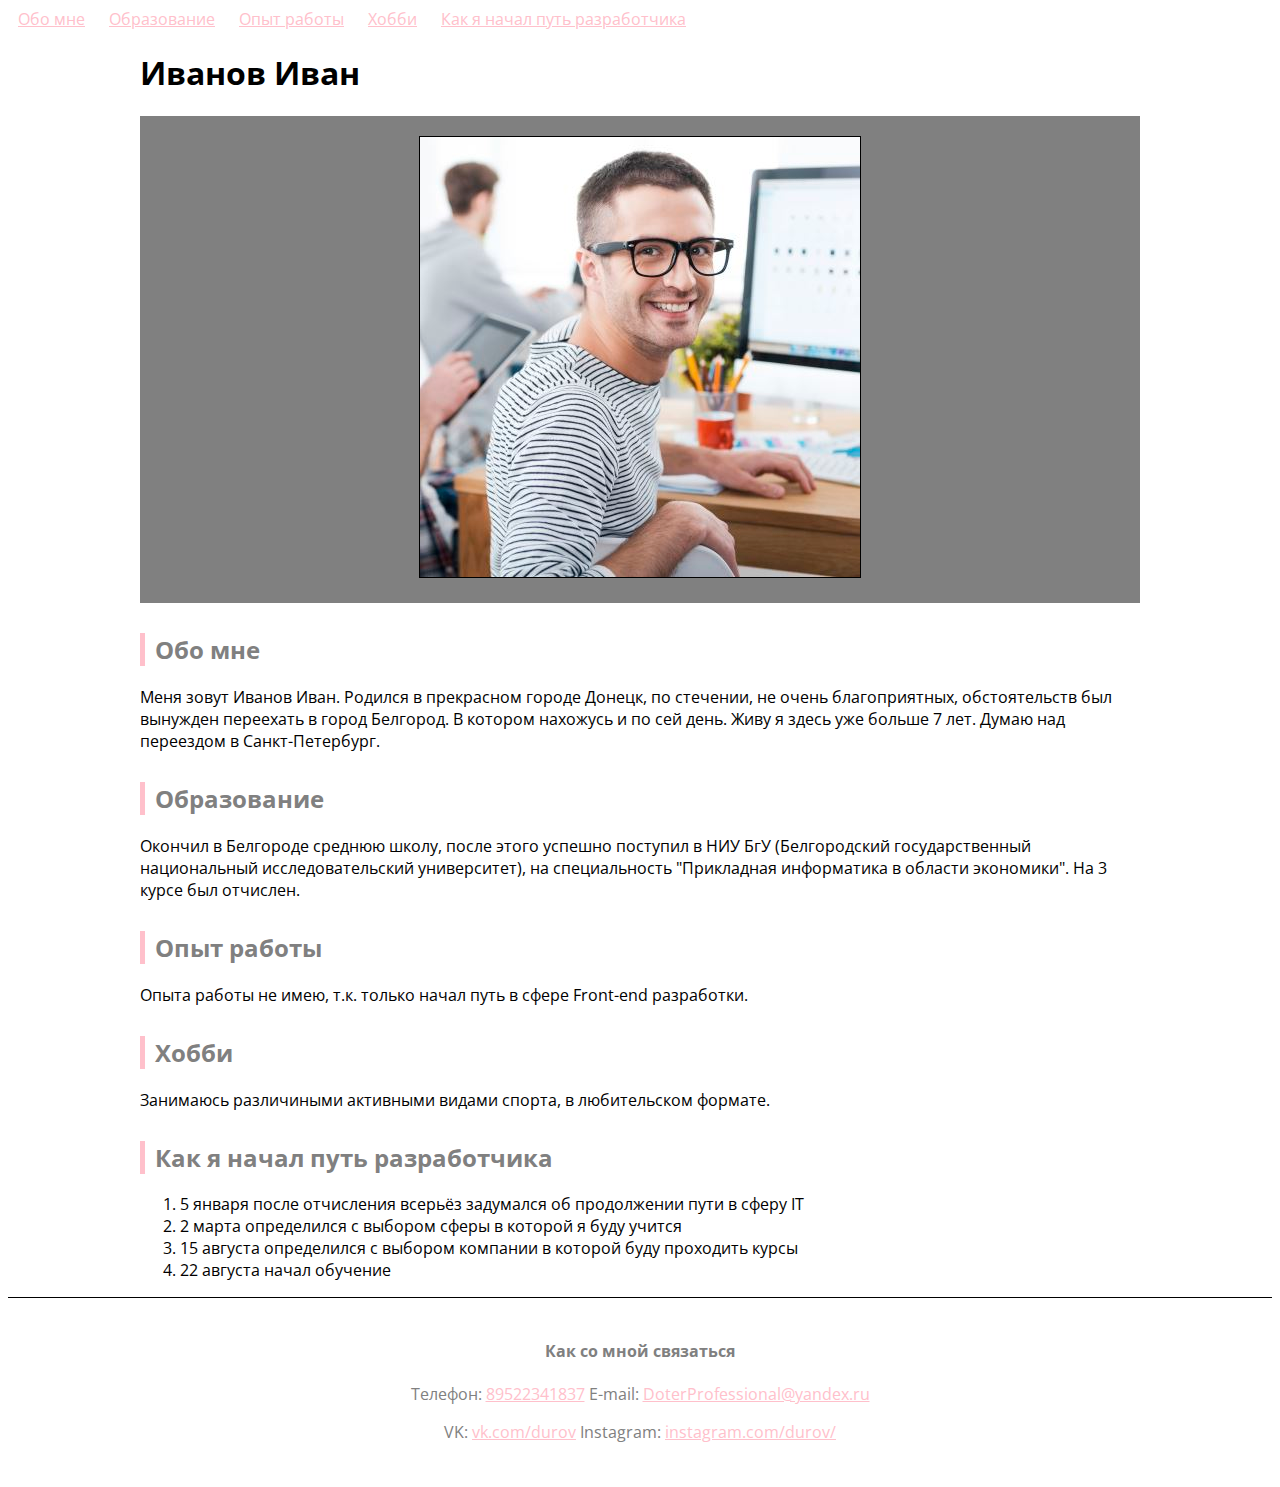
<file: сайт-визитка/pages/index.html>
<!DOCTYPE html>
<html>
<head>
    <meta charset="utf-8">
    <title>Рассказ обо мне</title>
    <link rel="preconnect" href="https://fonts.googleapis.com"> <link rel="preconnect" href="https://fonts.gstatic.com" crossorigin> <link href="https://fonts.googleapis.com/css2?family=Open+Sans:ital,wght@0,400;0,700;1,400&display=swap" rel="stylesheet">
    <link rel="stylesheet" href="..//css/styles.css">
</head>
<body class="text-wrapper">
    <header class="header">
        <a href="#about" class="header-links link">Обо мне</a>
        <a href="#education " class="header-links link">Образование</a>
        <a href="#expirence" class="header-links link">Опыт работы</a>
        <a href="#hobby"class="header-links link">Хобби</a>
        <a href="#howistart"class="header-links link">Как я начал путь разработчика</a>

    </header>
    <main class="main">
        <h1 class="title">Иванов Иван</h1>
        <div class="img-wrapper">
        <img src="../images/photo.jpg" class="img" alt="Фотография меня" width="440" height="440">
        </div>
        <h2 id="about" class="subtitle">Обо мне</h2>
        <p>
            Меня зовут Иванов Иван. Родился в прекрасном городе Донецк, по стечении, не очень благоприятных, обстоятельств был вынужден переехать в город Белгород.
             В котором нахожусь и по сей день. Живу я здесь уже больше 7 лет. Думаю над переездом в Санкт-Петербург.
        </p>
        <h2 class="subtitle" id="education">Образование</h2>
        <p>
            Окончил в Белгороде среднюю школу, после этого успешно поступил в НИУ БгУ (Белгородский государственный национальный исследовательский университет), 
            на специальность "Прикладная информатика в области экономики". На 3 курсе был отчислен.
        </p>
        <h2 class="subtitle" id="expirence">Опыт работы</h2>
        <p>
            Опыта работы не имею, т.к. только начал путь в сфере Front-end разработки.
        </p>
        <h2 class="subtitle" id="hobby"> Хобби</h2>
        <p>
            Занимаюсь различиными активными видами спорта, в любительском формате.
        </p>
        <h2 class="subtitle" id="howistart">Как я начал путь разработчика</h2>
        <p>
            <ol>
                <li>5 января после отчисления всерьёз задумался об продолжении пути в сферу IT</li>
                <li>2 марта определился с выбором сферы в которой я буду учится</li>
                <li>15 августа определился с выбором компании в которой буду проходить курсы</li>
                <li>22 августа начал обучение</li>
            </ol>
        </p>

    </main>

    <footer class="footer">
    
        <h4>Как со мной связаться</h4>
        <p>
            Телефон:
            <a href="tel:89522341837" class="link">89522341837</a>
            E-mail: 
            <a href="mailto:DoterProfessional@yandex.ru" class="link">DoterProfessional@yandex.ru</a>
        </p>
        <p>
            VK:
            <a href="https://vk.com/durov" class="link">vk.com/durov</a>
            Instagram:
            <a href="https://www.instagram.com/durov/" class="link">instagram.com/durov/</a>
        </p>
    </footer>
</body>
</html>
</file>
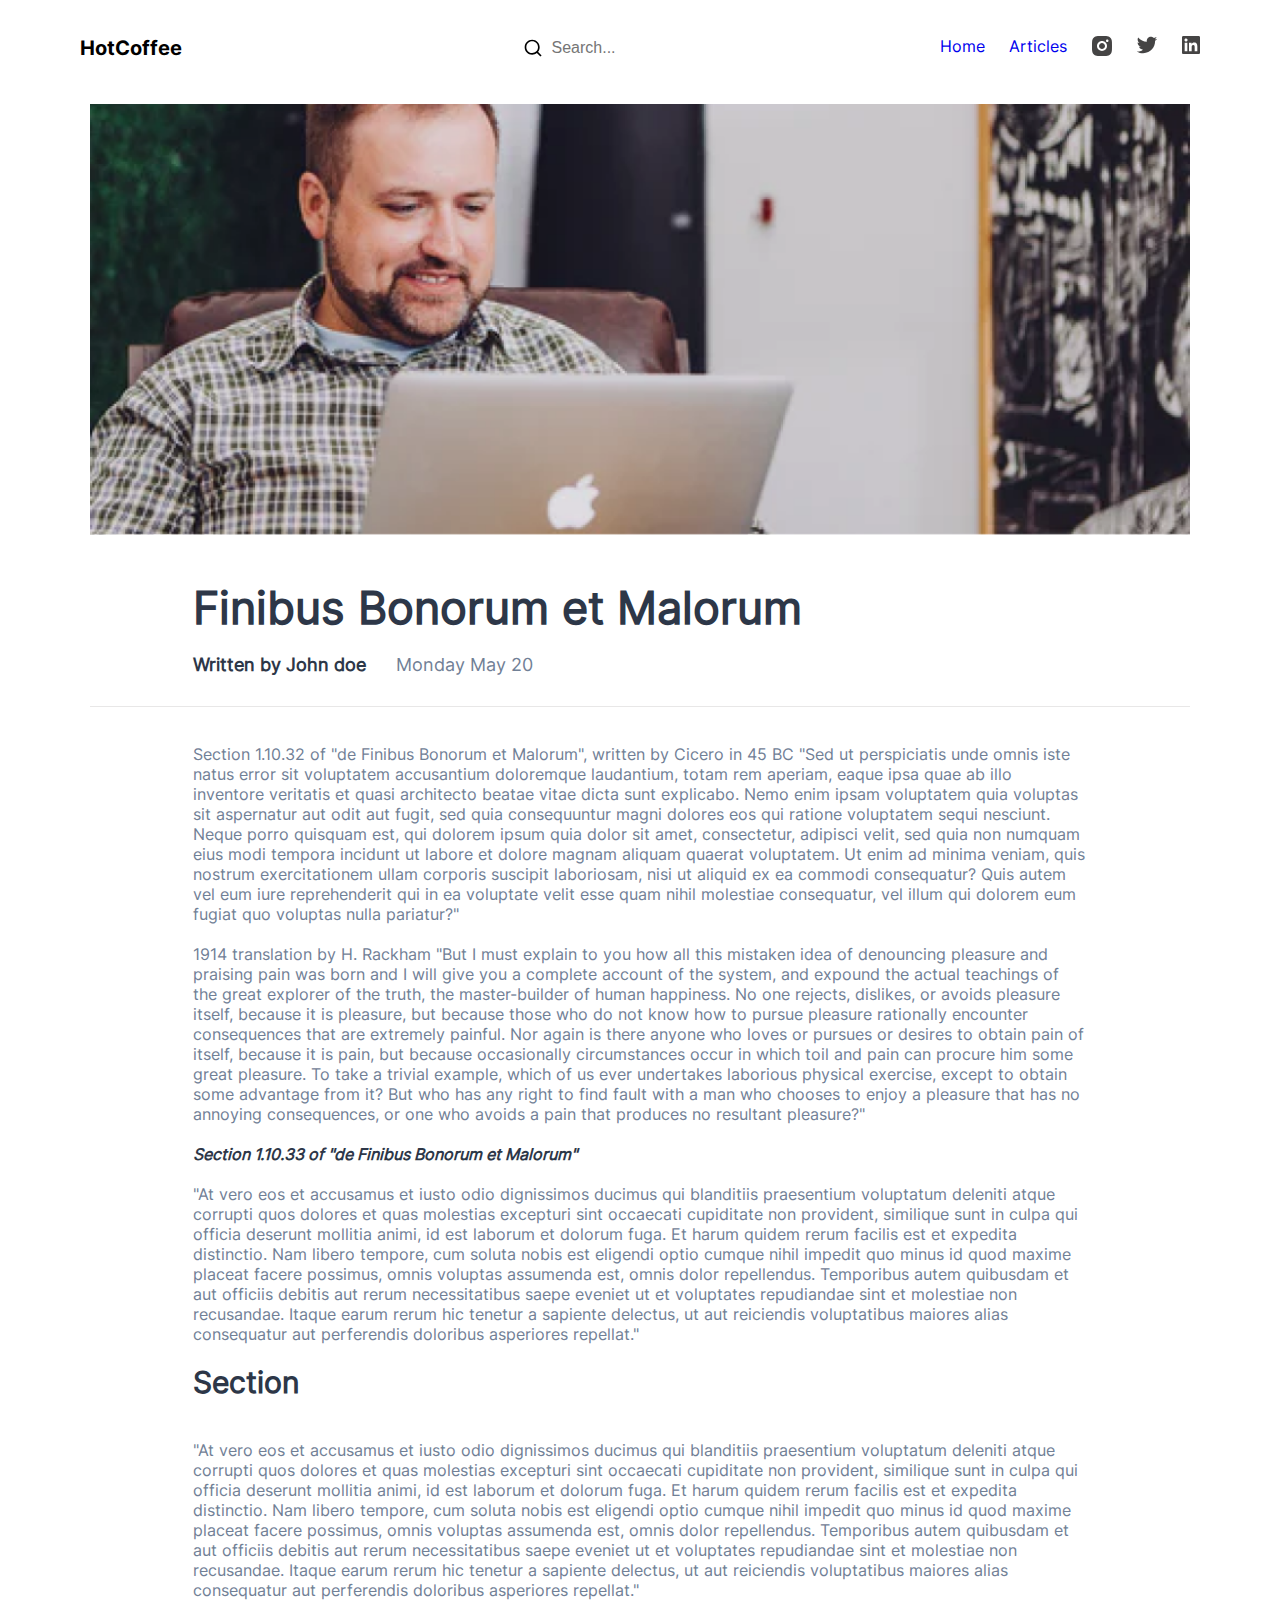
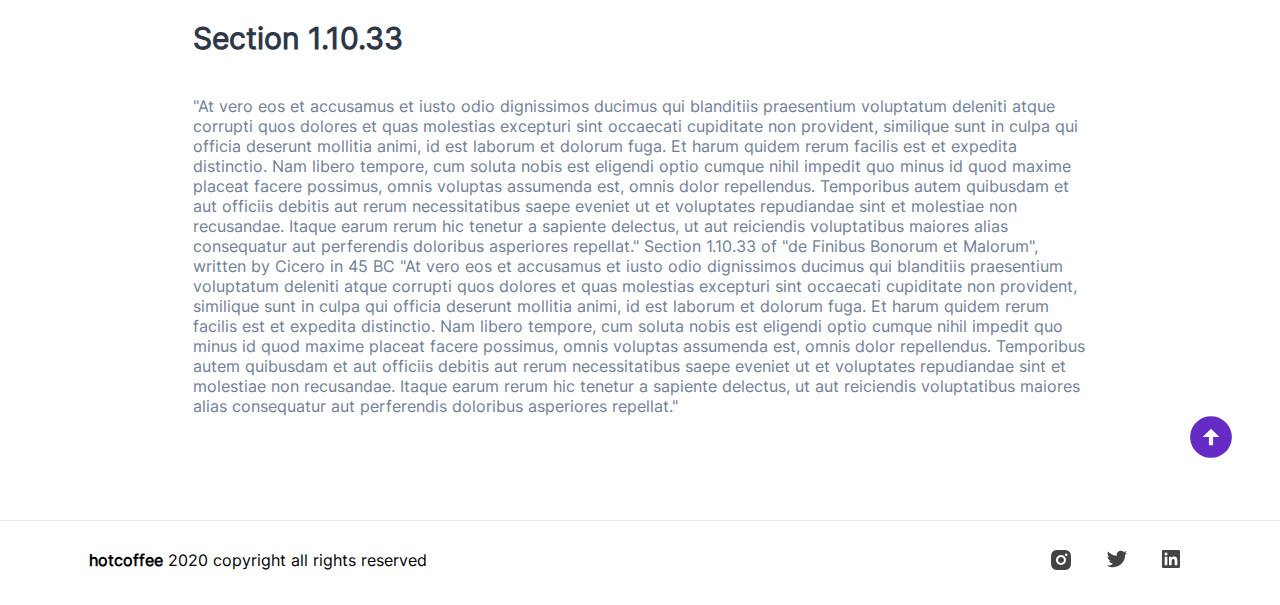
<file: главная страница блога/pages/details.html>
<!DOCTYPE html>
<html lang="en">
<head>
    <meta charset="UTF-8">
    <meta http-equiv="X-UA-Compatible" content="IE=edge">
    <meta name="viewport" content="width=device-width, initial-scale=1.0">
    <title>Подробнее</title>
    <link rel="stylesheet" href="..//css/styles-details.css">
</head>
<body class="body">
    <header class="header">
        <div><h1 class="title">HotCoffee</h1></div>
        <div class="search-menu">
            <img src="..//images/search.svg"  alt="">
            <input type="text" name="text&quot;" class="search_in" placeholder="Search...">
        </div>
        
        <div class="nav">
            <a href="home-page.html" class="nav-text">Home</a>
            <a href="details.html" class="nav-text">Articles</a>
            <a href="https://www.instagram.com/" target="_blank"> <img src="..//images/inst.svg"  alt="inst-logo"></a>
            <a href="https://twitter.com/" target="_blank"><img src="..//images/twit.svg"  alt="twitter-logo"></a>
            <a href="https://ru.linkedin.com/" target="_blank"><img src="..//images/in.svg"  alt="linkedin-logo"></a>
        </div>
            
    </header>
    <main class="main">
        <div><img src="..//images/image 3.png" style="width: 100%;" alt="image 3"></div>
        <div class="first-block">
             <p class="first-block_title">Finibus Bonorum et Malorum</p>
             <div class="first-block_info">
                <p class="first-block_info_autor">Written by John doe</p>
                <p class="first-block_info_date">Monday May 20</p>
             </div>
        </div>
        <div class="second-block">
            <p class="second-block-text">
                Section 1.10.32 of "de Finibus Bonorum et Malorum", written by Cicero in 45 BC
                "Sed ut perspiciatis unde omnis iste natus error sit voluptatem accusantium doloremque laudantium, totam rem aperiam, eaque ipsa quae ab illo inventore veritatis et quasi architecto beatae vitae dicta sunt explicabo. Nemo enim ipsam voluptatem quia voluptas sit aspernatur aut odit aut fugit, sed quia consequuntur magni dolores eos qui ratione voluptatem sequi nesciunt. Neque porro quisquam est, qui dolorem ipsum quia dolor sit amet, consectetur, adipisci velit, sed quia non numquam eius modi tempora incidunt ut labore et dolore magnam aliquam quaerat voluptatem. Ut enim ad minima veniam, quis nostrum exercitationem ullam corporis suscipit laboriosam, nisi ut aliquid ex ea commodi consequatur? Quis autem vel eum iure reprehenderit qui in ea voluptate velit esse quam nihil molestiae consequatur, vel illum qui dolorem eum fugiat quo voluptas nulla pariatur?"
            
            <br><br>
                1914 translation by H. Rackham
                "But I must explain to you how all this mistaken idea of denouncing pleasure and praising pain was born and I will give you a complete account of the system, and expound the actual teachings of the great explorer of the truth, the master-builder of human happiness. No one rejects, dislikes, or avoids pleasure itself, because it is pleasure, but because those who do not know how to pursue pleasure rationally encounter consequences that are extremely painful. Nor again is there anyone who loves or pursues or desires to obtain pain of itself, because it is pain, but because occasionally circumstances occur in which toil and pain can procure him some great pleasure. To take a trivial example, which of us ever undertakes laborious physical exercise, except to obtain some advantage from it? But who has any right to find fault with a man who chooses to enjoy a pleasure that has no annoying consequences, or one who avoids a pain that produces no resultant pleasure?"
            </p>
            <p class="second-block-title-italic"> <br> Section 1.10.33 of "de Finibus Bonorum et Malorum"</p>
                <br>
            <p class="second-block-text">"At vero eos et accusamus et iusto odio dignissimos ducimus qui blanditiis praesentium voluptatum deleniti atque corrupti quos dolores et quas molestias excepturi sint occaecati cupiditate non provident, similique sunt in culpa qui officia deserunt mollitia animi, id est laborum et dolorum fuga. Et harum quidem rerum facilis est et expedita distinctio. Nam libero tempore, cum soluta nobis est eligendi optio cumque nihil impedit quo minus id quod maxime placeat facere possimus, omnis voluptas assumenda est, omnis dolor repellendus. Temporibus autem quibusdam et aut officiis debitis aut rerum necessitatibus saepe eveniet ut et voluptates repudiandae sint et molestiae non recusandae. Itaque earum rerum hic tenetur a sapiente delectus, ut aut reiciendis voluptatibus maiores alias consequatur aut perferendis doloribus asperiores repellat."
            </p>
                <br>
                <p class="second-block-title">Section</p>
                <br><br>
                <p class="second-block-text">"At vero eos et accusamus et iusto odio dignissimos ducimus qui blanditiis praesentium voluptatum deleniti atque corrupti quos dolores et quas molestias excepturi sint occaecati cupiditate non provident, similique sunt in culpa qui officia deserunt mollitia animi, id est laborum et dolorum fuga. Et harum quidem rerum facilis est et expedita distinctio. Nam libero tempore, cum soluta nobis est eligendi optio cumque nihil impedit quo minus id quod maxime placeat facere possimus, omnis voluptas assumenda est, omnis dolor repellendus. Temporibus autem quibusdam et aut officiis debitis aut rerum necessitatibus saepe eveniet ut et voluptates repudiandae sint et molestiae non recusandae. Itaque earum rerum hic tenetur a sapiente delectus, ut aut reiciendis voluptatibus maiores alias consequatur aut perferendis doloribus asperiores repellat."
                </p> 
                <br>
                <p class="second-block-title">Section 1.10.33</p>
                <br><br>
                <p class="second-block-text">"At vero eos et accusamus et iusto odio dignissimos ducimus qui blanditiis praesentium voluptatum deleniti atque corrupti quos dolores et quas molestias excepturi sint occaecati cupiditate non provident, similique sunt in culpa qui officia deserunt mollitia animi, id est laborum et dolorum fuga. Et harum quidem rerum facilis est et expedita distinctio. Nam libero tempore, cum soluta nobis est eligendi optio cumque nihil impedit quo minus id quod maxime placeat facere possimus, omnis voluptas assumenda est, omnis dolor repellendus. Temporibus autem quibusdam et aut officiis debitis aut rerum necessitatibus saepe eveniet ut et voluptates repudiandae sint et molestiae non recusandae. Itaque earum rerum hic tenetur a sapiente delectus, ut aut reiciendis voluptatibus maiores alias consequatur aut perferendis doloribus asperiores repellat."
                    Section 1.10.33 of "de Finibus Bonorum et Malorum", written by Cicero in 45 BC
                    "At vero eos et accusamus et iusto odio dignissimos ducimus qui blanditiis praesentium voluptatum deleniti atque corrupti quos dolores et quas molestias excepturi sint occaecati cupiditate non provident, similique sunt in culpa qui officia deserunt mollitia animi, id est laborum et dolorum fuga. Et harum quidem rerum facilis est et expedita distinctio. Nam libero tempore, cum soluta nobis est eligendi optio cumque nihil impedit quo minus id quod maxime placeat facere possimus, omnis voluptas assumenda est, omnis dolor repellendus. Temporibus autem quibusdam et aut officiis debitis aut rerum necessitatibus saepe eveniet ut et voluptates repudiandae sint et molestiae non recusandae. Itaque earum rerum hic tenetur a sapiente delectus, ut aut reiciendis voluptatibus maiores alias consequatur aut perferendis doloribus asperiores repellat."
                </p>
        </div>

        <div class="return-button"><a href="..//pages/home-page.html"><img src="..//images/strelka-verh.svg" alt="strelka-verh-logo"></a></div>
    </main>
    <footer class="footer">
        <div class="footer_main">
            <p class="footer_main-text" style="margin:0px;"><b>hotcoffee</b> 2020 copyright all rights reserved</p>
            <div class="footer_main-icons">
                <a href="https://www.instagram.com/" target="_blank"> <img src="..//images/inst.svg"  alt="inst-logo"></a>
                <a href="https://twitter.com/" target="_blank"><img src="..//images/twit.svg"  alt="twitter-logo"></a>
                <a href="https://ru.linkedin.com/" target="_blank"><img src="..//images/in.svg"  alt="linkedin-logo"></a>
            </div>
        </div>
    </footer>
</body>
</html>
</file>
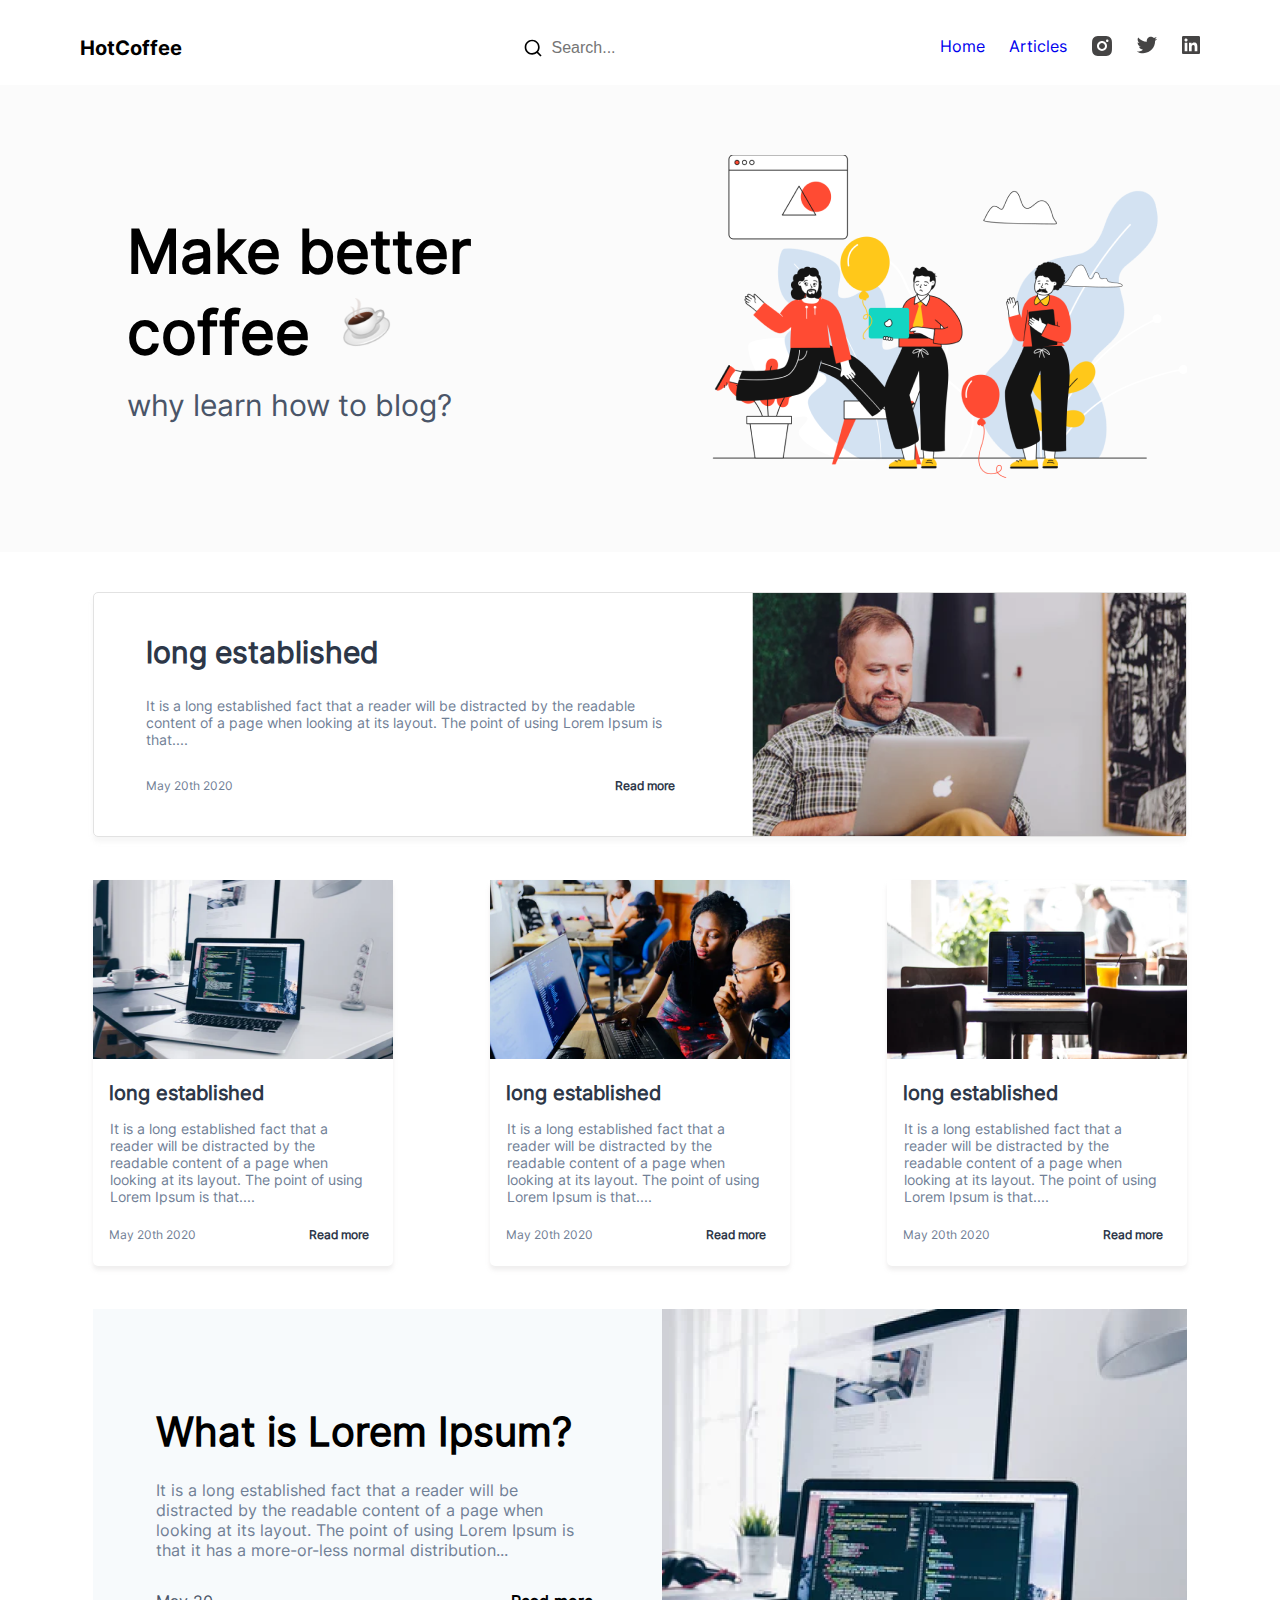
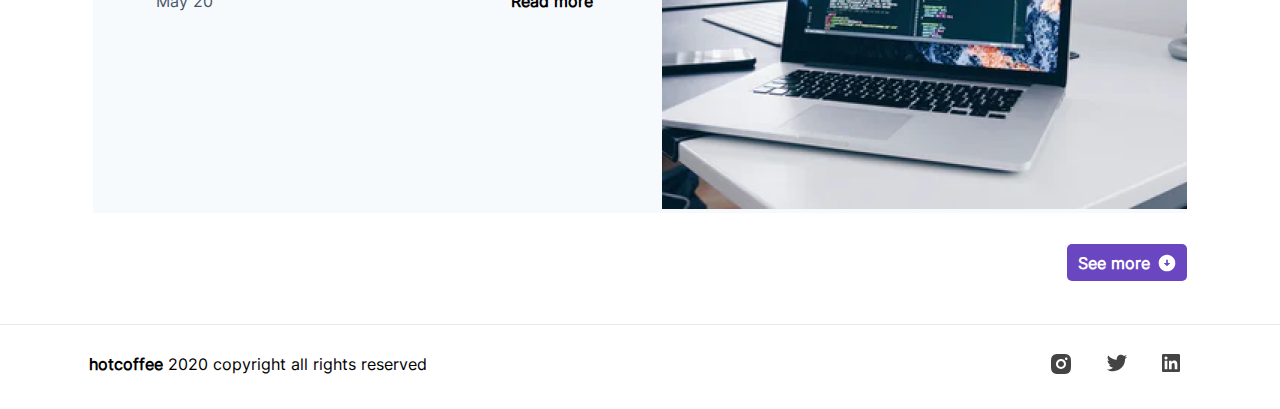
<file: главная страница блога/pages/home-page.html>
<!DOCTYPE html>
<html lang="en">
<head>
    <meta charset="UTF-8">
    <meta http-equiv="X-UA-Compatible" content="IE=edge">
    <meta name="viewport" content="width=device-width, initial-scale=1.0">
    <title>Главная страница</title>
    <link rel="stylesheet" href="..//css/styles.css">
</head>
<body class="body">
    <header class="header">
        <div><h1 class="title">HotCoffee</h1></div>
        <div class="search-menu">
            <img src="..//images/search.svg"  alt="">
            <input type="text" name="text&quot;" class="search_in" placeholder="Search...">
        </div>
        
        <div class="nav">
            <a href="home-page.html" class="nav-text">Home</a>
            <a href="details.html" class="nav-text">Articles</a>
            <a href="https://www.instagram.com/" target="_blank"> <img src="..//images/inst.svg"  alt="inst-logo"></a>
            <a href="https://twitter.com/" target="_blank"><img src="..//images/twit.svg"  alt="twitter-logo"></a>
            <a href="https://ru.linkedin.com/" target="_blank"><img src="..//images/in.svg"  alt="linkedin-logo"></a>
        </div>
            
    </header>
    <main >
        <div class="first-block">
            <div class="first-block_left-div">
                <div class="first-block_left-div_title">
                    Make better coffee 
                    <img src="..//images/image 6.png"  style="height: 67px; width: 70px;" alt="cup of coffee image">
                </div>
                
                <h2 class="first-block_left-div_undertitle">why learn how to blog?</h2>
            </div>
            <div>
                <img src="..//images/croods.png" class="first-block_left-div_image" alt="croods">
            </div>
        </div>

        <div class="second-block">
            <div class="second-block_top-block">
                <div class="second-block_top-block_left-div">
                <h2 class="second-block_top-block_title">long established</h2>
                <p class="second-block_top-block_under-title">It is a long established fact that a reader will be distracted by the readable content of a page when looking at its layout. The point of using Lorem Ipsum is that....    </p>
                <div class="second-block_top-block_info">
                    <p class="second-block_top-block_info-date">May 20th 2020</p>
                    <p class="second-block_top-block_info-button">Read more</p>
                </div>
                </div>
                <div >
                    <img src="..//images/image 1.png"  alt="image 1">
                </div>
            </div>

            <div class="second-block_middle-block">
                <div class="second-block_middle-block_blocks">
                    <div><img src="..//images/image 2.png" style="width:300px; height:179px;" alt="image 2"></div>
                    <h2 class="second-block_middle-block_blocks_title">long established</h2>
                    <h2 class="second-block_middle-block_blocks_undertitle">It is a long established fact that a reader will be distracted by the readable content of a page when looking at its layout. The point of using Lorem Ipsum is that....</h2>
                    <div class="second-block_middle-block_blocks_info">
                        <p class="second-block_top-block_info-date">May 20th 2020</p>
                        <p class="second-block_top-block_info-button">Read more</p>
                    </div>
                </div>
                <div class="second-block_middle-block_blocks">
                    <div><img src="..//images/image 4.png" alt="image 4"></div>
                    <h2 class="second-block_middle-block_blocks_title">long established</h2>
                    <h2 class="second-block_middle-block_blocks_undertitle">It is a long established fact that a reader will be distracted by the readable content of a page when looking at its layout. The point of using Lorem Ipsum is that....</h2>
                    <div class="second-block_middle-block_blocks_info">
                        <p class="second-block_top-block_info-date">May 20th 2020</p>
                        <p class="second-block_top-block_info-button">Read more</p>
                    </div>
                </div>
                <div class="second-block_middle-block_blocks">
                    <div><img src="..//images/image 5.png" alt="image 5"></div>
                    <h2 class="second-block_middle-block_blocks_title">long established</h2>
                    <h2 class="second-block_middle-block_blocks_undertitle">It is a long established fact that a reader will be distracted by the readable content of a page when looking at its layout. The point of using Lorem Ipsum is that....</h2>
                    <div class="second-block_middle-block_blocks_info">
                        <p class="second-block_top-block_info-date">May 20th 2020</p>
                        <p class="second-block_top-block_info-button">Read more</p>
                    </div>
                </div>
            </div>

            <div class="second-block_bottom-block">
                 <div class="second-block_bottom-block_left-div">
                    <h2 class="second-block-bottom-block_left-div_title">What is Lorem Ipsum?</h2>
                    <p class="second-block-bottom-block_left-div_undertitle">It is a long established fact that a reader will be distracted by the readable content of a page when looking at its layout. The point of using Lorem Ipsum is that it has a more-or-less normal distribution...</p>
                    <div class="second-block-bottom_left-div_info">
                        <p class="second-block-bottom_left-div_info-date">May 20</p>
                        <p class="second-block-bottom_left-div_info-button">Read more</p>
                    </div>
                 </div>

                 <div> <img src="..//images/image 7.png" alt="image 7"></div>
            </div>
            <div class="see-more-block">
                <a href="..//pages/details.html" style="text-decoration: none;"><div class="see-more-block_button">
                    <p class="see-more-block_button-text">See more </p> 
                    <div style="display: flex; align-items: center;"><img src="..//images/strelka-vniz.svg" alt="strelka-vniz"></div>
                </div></a>
            </div>
        </div>
    </main>
    <footer class="footer">
        <div class="footer_main">
            <p class="footer_main-text" style="margin:0px;"><b>hotcoffee</b> 2020 copyright all rights reserved</p>
            <div class="footer_main-icons">
                <a href="https://www.instagram.com/" target="_blank"> <img src="..//images/inst.svg"  alt="inst-logo"></a>
                <a href="https://twitter.com/" target="_blank"><img src="..//images/twit.svg"  alt="twitter-logo"></a>
                <a href="https://ru.linkedin.com/" target="_blank"><img src="..//images/in.svg"  alt="linkedin-logo"></a>
            </div>
        </div>
    </footer>
</body>
</html>
</file>
<file: сайт-визитка/css/styles.css>
.text-wrapper{
  font-family: "Open Sans", Helvetica, Arial, sans-serif;
 
  
}


.header-links{
    margin: 0 10px;
  }
.main{
  margin: 0 auto;
  width: 1000px;
}
.img-wrapper{
  background-color: gray;
  padding: 20px;
  text-align: center;
}
.img {
  border: 1px solid black;
} 
.link{
    color: pink;
    transition: color 0.3s;
  }
.link:hover{
  color:black;
}
  
.subtitle{
  color: gray;
  margin-top: 30px;
  border-left: 5px solid pink;
  padding-left: 10px;
}

.footer{
  border-top: 1px solid black;
  padding: 20px;
  text-align: center;
  color: gray;
}
</file>
<file: главная страница блога/css/styles-details.css>
.body{
    font-family: "Inter-Regular";
    margin: 0;
}
@font-face {
    font-family: "Inter-Bold";
    src: url(..//fonts/Inter-Bold.ttf);
    font-weight: 700;
}
@font-face {
    font-family: "Inter-Regular";
    src: url(..//fonts/Inter-Regular.ttf);
    font-weight: 400;
}

.header{
    display:flex;
    flex-direction: row;
    justify-content: space-between;
    padding:36px 80px 44px;

    
}
.title{
    font-family: "Inter-Bold";
    font-weight: 700;
    font-size: 20px;
    margin: 0;
}

.search-menu{
    width: 75px;
    justify-content: space-between;
    display: flex;
    align-items: center;

}
.nav{
    display:flex;
    justify-content: space-between;
    width: 260px;
}
.nav-text{
    text-decoration: none;
    transition: 0.2s;
}
.nav-text:hover{
    background-color: grey;
}
.search_in{
    font-weight: 400;
    font-size: 16px;
    line-height: 20px;
    border: 0px;
    padding-left: 10px;
}
.main{
    display: flex;
    flex-direction: column;
    margin: 0px 90px 58px;
}
.first-block{
    padding: 41px 238px 31px 103px;
    border-bottom: 1px solid #E8E7E7;;
}
.first-block_title{
    font-weight: 700;
    font-size: 45px;
    color: #2D3748;
    margin: 0%;
}
.first-block_info{
    display: flex;
    margin-top: 19px;
}
.first-block_info_autor{
    font-weight: 700;
    font-size: 18px;
    color: #2D3748;
    margin: 0;
}
.first-block_info_date{
    font-weight: 400;
    font-size: 18px;
    color: #718096;
    padding-left: 30px;
    margin: 0;
}

.footer{
    border-top: 1px solid #E8E8E8;
    
}
.footer_main{
    display: flex;
    justify-content: space-between;
    padding: 29px 100px 31px 89px;
}
.footer_main-icons{
    display: flex;
    justify-content: space-between;
    width: 129px ;
}
.second-block{
    margin: 37.5px 105px 0px 103px;
}
.second-block-text{
    font-weight: 400;
    font-size: 16px;
    margin: 0;
    color: #718096;
}
.second-block-title-italic{
    font-weight: 700;
    font-size: 16px;
    font-style: italic;
    margin: 0;
    color: #2D3748;
}
.second-block-title{
    color: #2D3748;
    font-weight: 700;
    font-size: 30px;
    margin: 0;

}
.return-button{
    padding-left: 100%;
    
}
</file>
<file: главная страница блога/css/styles.css>
.body{
    font-family: "Inter-Regular";
    margin: 0;
}
@font-face {
    font-family: "Inter-Bold";
    src: url(..//fonts/Inter-Bold.ttf);
    font-weight: 700;
}
@font-face {
    font-family: "Inter-Regular";
    src: url(..//fonts/Inter-Regular.ttf);
    font-weight: 400;
}

.header{
    display:flex;
    flex-direction: row;
    justify-content: space-between;
    padding:36px 80px 25px;

    
}
.title{
    font-family: "Inter-Bold";
    font-weight: 700;
    font-size: 20px;
    margin: 0;
}

.search-menu{
    width: 75px;
    justify-content: space-between;
    display: flex;
    align-items: center;

}
.nav{
    display:flex;
    justify-content: space-between;
    width: 260px;
}
.nav-text{
    text-decoration: none;
    transition: 0.2s;
}
.nav-text:hover{
    background-color: grey;
}
.search_in{
    font-weight: 400;
    font-size: 16px;
    line-height: 20px;
    border: 0px;
    padding-left: 10px;
}
.first-block{
    min-width: 950px;
    min-height: 467px;
    background-color: #FBFBFB;
    display: flex;
    justify-content: space-between;
    align-items: center;
}
.first-block_left-div{
    margin-left: 127px;
    display: flex;
    flex-direction: column;
}
.first-block_left-div_title{
    width: 400px;
    font-weight: 700;
    font-size: 60px;
}
.first-block_left-div_undertitle{
    font-weight: 400;
    font-size: 30px;
    color: #4A5568;
    margin:0;
    margin-top: 19px;
}
.first-block_left-div_image{
    margin-right: 93px;
}

.second-block{
    margin: 40px 93px;
}
.second-block_top-block{
    display: flex;
    flex-direction: row;
    border: 1px solid #E2E2E2;
    box-shadow: 0px 5px 4px rgba(221, 221, 221, 0.25);
    border-radius: 5px;
    max-height: 243px;
    margin-bottom: 43px;

}
.second-block_top-block_title{
    font-weight: 700;
    font-size: 30px;
    margin: 0px;
    color: #2D3748;
}
.second-block_top-block_under-title{
    font-size: 14px;
    color: #718096;
    margin: 27px 0px 30px;
    /* text-align: justify; */
}
.second-block_top-block_left-div{
    padding: 41px 77px 43px 52px;
}
.second-block_top-block_info{
    display: flex;
    flex-direction: row;
    justify-content: space-between;
}
.second-block_top-block_info-date{
    font-size: 12px;
    color: #718096;
    margin: 0;
}
.second-block_top-block_info-button{
    font-weight: 700;
    font-size: 12px;
    color: #2D3748;
    margin: 0;
}
.second-block_top-block_info-button:hover{
    cursor: pointer;
    background-color: #edf0f0;
    transition: 0.2s;
}

.second-block_middle-block{
    display: flex;
    flex-direction: row;
    justify-content: space-between;
    margin-bottom: 43px;
}
.second-block_middle-block_blocks{
    display:flex;
    max-width: 300px;
    flex-direction: column;
    box-shadow: 0px 4px 4px rgba(192, 189, 189, 0.25);
    border-radius: 5px;
} 
.second-block_middle-block_blocks_title{
    font-weight: 700;
    font-size: 20px;
    color: #2D3748;
    margin:18px 39px 15px 16px;
}
.second-block_middle-block_blocks_undertitle{
    font-weight: 400;
    font-size: 14px;
    color: #718096;
    margin: 0px 25px 22px 17px;
}
.second-block_middle-block_blocks_info{
    display: flex;
    justify-content: space-between;
    margin: 0px 24px 24px 16px;
}

.second-block_bottom-block{
    display: flex;
    flex-direction: row;
    background-color: #F7FAFC;;
}
.second-block_bottom-block_left-div{
    min-width: 300px;
    display: flex;
    flex-direction: column;
    padding: 98px 69px 118px 63px;
}
.second-block-bottom-block_left-div_title{
    font-weight: 700;
    font-size: 40px;
    margin: 0;
}
.second-block-bottom-block_left-div_undertitle{
    font-weight: 400;
    font-size: 16px;
    color: #718096;
    margin: 24px 0px 31px;
}
.second-block-bottom_left-div_info{
    display: flex;
    flex-direction: row;
    justify-content: space-between;
}

.second-block-bottom_left-div_info-date{
    font-weight: 400;
    font-size: 16px;
    color: #4A5568;
    margin: 0;
}
.second-block-bottom_left-div_info-button{
    font-weight: 700;
    font-size: 16px;
    margin: 0;
}
.second-block-bottom_left-div_info-button:hover{
    cursor: pointer;
    background-color: #bdd9db;
    transition: 0.2s;
}
.see-more-block{
    margin: 31px 0px 43px;
    display: flex;
    flex-direction: row-reverse;
}
.see-more-block_button{
    max-width: 122px;
    min-height: 37px;
    background-color:#6B46C1;;
    border-radius: 5px;
    display:flex;
    padding: 0px 11px;
    align-items: center;
    
}   
.see-more-block_button:hover{
    background-color: black;
    transition: 1s;
}
.see-more-block_button-text{
    color: white;
    font-weight: 700;
    font-size: 16px;
    margin: 0;
    padding-right: 8px;
}
.footer{
    border-top: 1px solid #E8E8E8;
    
}
.footer_main{
    display: flex;
    justify-content: space-between;
    padding: 29px 100px 31px 89px;
}
.footer_main-icons{
    display: flex;
    justify-content: space-between;
    width: 129px ;
}
</file>
